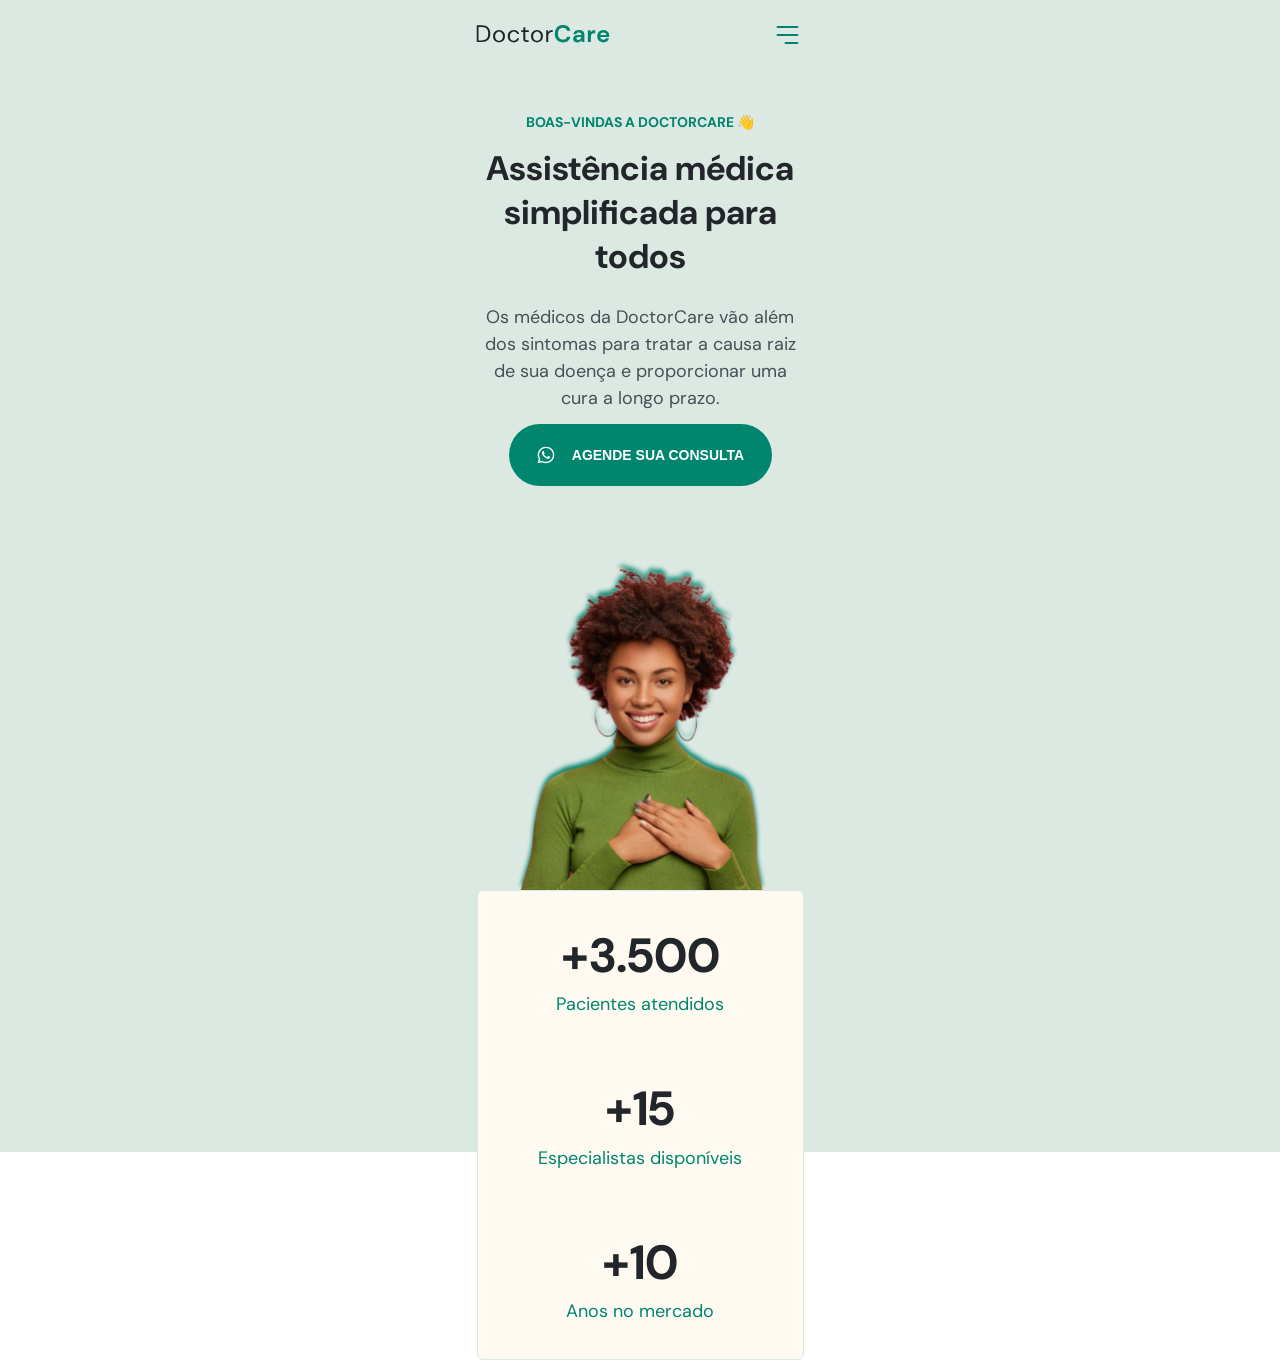
<file: index.html>
<!DOCTYPE html>
<html lang="pt-br">
<head>
    <meta charset="UTF-8">
    <meta name="viewport" content="width=device-width, initial-scale=1.0">
    <title>NLW RETURN DESAFIO</title>
    <link rel="stylesheet" href="style.css" />
    <script src="https://code.jquery.com/jquery-3.5.0.min.js"
        integrity="sha256-xNzN2a4ltkB44Mc/Jz3pT4iU1cmeR0FkXs4pru/JxaQ=" crossorigin="anonymous"></script>
</head>
<body onscroll="onScroll()">
    <nav id="navigation">
        <div class="wrapper">
            <a href="#" class="logo">
                <svg width="133" height="18" viewBox="0 0 133 18" fill="none" xmlns="http://www.w3.org/2000/svg"> <path d="M0 17.088V0.287999H5.16C8.12 0.287999 10.296 1.04 11.688 2.544C13.096 4.048 13.8 6.112 13.8 8.736C13.8 11.312 13.096 13.352 11.688 14.856C10.296 16.344 8.12 17.088 5.16 17.088H0ZM2.016 15.408H5.112C6.744 15.408 8.04 15.144 9 14.616C9.976 14.072 10.672 13.304 11.088 12.312C11.504 11.304 11.712 10.112 11.712 8.736C11.712 7.328 11.504 6.12 11.088 5.112C10.672 4.104 9.976 3.328 9 2.784C8.04 2.24 6.744 1.968 5.112 1.968H2.016V15.408Z" fill="#212529"/> <path d="M22.4949 17.376C21.3749 17.376 20.3669 17.12 19.4709 16.608C18.5749 16.096 17.8629 15.376 17.3349 14.448C16.8229 13.504 16.5669 12.4 16.5669 11.136C16.5669 9.872 16.8309 8.776 17.3589 7.848C17.8869 6.904 18.5989 6.176 19.4949 5.664C20.4069 5.152 21.4229 4.896 22.5429 4.896C23.6629 4.896 24.6709 5.152 25.5669 5.664C26.4629 6.176 27.1669 6.904 27.6789 7.848C28.2069 8.776 28.4709 9.872 28.4709 11.136C28.4709 12.4 28.2069 13.504 27.6789 14.448C27.1509 15.376 26.4309 16.096 25.5189 16.608C24.6229 17.12 23.6149 17.376 22.4949 17.376ZM22.4949 15.648C23.1829 15.648 23.8229 15.48 24.4149 15.144C25.0069 14.808 25.4869 14.304 25.8549 13.632C26.2229 12.96 26.4069 12.128 26.4069 11.136C26.4069 10.144 26.2229 9.312 25.8549 8.64C25.5029 7.968 25.0309 7.464 24.4389 7.128C23.8469 6.792 23.2149 6.624 22.5429 6.624C21.8549 6.624 21.2149 6.792 20.6229 7.128C20.0309 7.464 19.5509 7.968 19.1829 8.64C18.8149 9.312 18.6309 10.144 18.6309 11.136C18.6309 12.128 18.8149 12.96 19.1829 13.632C19.5509 14.304 20.0229 14.808 20.5989 15.144C21.1909 15.48 21.8229 15.648 22.4949 15.648Z" fill="#212529"/> <path d="M37.2261 17.376C36.0901 17.376 35.0661 17.12 34.1541 16.608C33.2581 16.08 32.5461 15.352 32.0181 14.424C31.5061 13.48 31.2501 12.384 31.2501 11.136C31.2501 9.888 31.5061 8.8 32.0181 7.872C32.5461 6.928 33.2581 6.2 34.1541 5.688C35.0661 5.16 36.0901 4.896 37.2261 4.896C38.6341 4.896 39.8181 5.264 40.7781 6C41.7541 6.736 42.3701 7.72 42.6261 8.952H40.5621C40.4021 8.216 40.0101 7.648 39.3861 7.248C38.7621 6.832 38.0341 6.624 37.2021 6.624C36.5301 6.624 35.8981 6.792 35.3061 7.128C34.7141 7.464 34.2341 7.968 33.8661 8.64C33.4981 9.312 33.3141 10.144 33.3141 11.136C33.3141 12.128 33.4981 12.96 33.8661 13.632C34.2341 14.304 34.7141 14.816 35.3061 15.168C35.8981 15.504 36.5301 15.672 37.2021 15.672C38.0341 15.672 38.7621 15.472 39.3861 15.072C40.0101 14.656 40.4021 14.072 40.5621 13.32H42.6261C42.3861 14.52 41.7781 15.496 40.8021 16.248C39.8261 17 38.6341 17.376 37.2261 17.376Z" fill="#212529"/> <path d="M50.2974 17.088C49.2094 17.088 48.3534 16.824 47.7294 16.296C47.1054 15.768 46.7934 14.816 46.7934 13.44V6.888H44.7294V5.184H46.7934L47.0574 2.328H48.8094V5.184H52.3134V6.888H48.8094V13.44C48.8094 14.192 48.9614 14.704 49.2654 14.976C49.5694 15.232 50.1054 15.36 50.8734 15.36H52.1214V17.088H50.2974Z" fill="#212529"/> <path d="M60.4506 17.376C59.3306 17.376 58.3226 17.12 57.4266 16.608C56.5306 16.096 55.8186 15.376 55.2906 14.448C54.7786 13.504 54.5226 12.4 54.5226 11.136C54.5226 9.872 54.7866 8.776 55.3146 7.848C55.8426 6.904 56.5546 6.176 57.4506 5.664C58.3626 5.152 59.3786 4.896 60.4986 4.896C61.6186 4.896 62.6266 5.152 63.5226 5.664C64.4186 6.176 65.1226 6.904 65.6346 7.848C66.1626 8.776 66.4266 9.872 66.4266 11.136C66.4266 12.4 66.1626 13.504 65.6346 14.448C65.1066 15.376 64.3866 16.096 63.4746 16.608C62.5786 17.12 61.5706 17.376 60.4506 17.376ZM60.4506 15.648C61.1386 15.648 61.7786 15.48 62.3706 15.144C62.9626 14.808 63.4426 14.304 63.8106 13.632C64.1786 12.96 64.3626 12.128 64.3626 11.136C64.3626 10.144 64.1786 9.312 63.8106 8.64C63.4586 7.968 62.9866 7.464 62.3946 7.128C61.8026 6.792 61.1706 6.624 60.4986 6.624C59.8106 6.624 59.1706 6.792 58.5786 7.128C57.9866 7.464 57.5066 7.968 57.1386 8.64C56.7706 9.312 56.5866 10.144 56.5866 11.136C56.5866 12.128 56.7706 12.96 57.1386 13.632C57.5066 14.304 57.9786 14.808 58.5546 15.144C59.1466 15.48 59.7786 15.648 60.4506 15.648Z" fill="#212529"/> <path d="M69.7097 17.088V5.184H71.5337L71.7017 7.464C72.0697 6.68 72.6297 6.056 73.3817 5.592C74.1337 5.128 75.0617 4.896 76.1657 4.896V7.008H75.6137C74.9097 7.008 74.2617 7.136 73.6697 7.392C73.0777 7.632 72.6057 8.048 72.2537 8.64C71.9017 9.232 71.7257 10.048 71.7257 11.088V17.088H69.7097Z" fill="#212529"/> <path d="M86.4924 17.376C84.7964 17.376 83.3404 17.016 82.1244 16.296C80.9084 15.56 79.9724 14.544 79.3164 13.248C78.6604 11.936 78.3324 10.424 78.3324 8.712C78.3324 7 78.6604 5.488 79.3164 4.176C79.9724 2.864 80.9084 1.84 82.1244 1.104C83.3404 0.368 84.7964 0 86.4924 0C88.5084 0 90.1564 0.504 91.4364 1.512C92.7324 2.504 93.5404 3.904 93.8604 5.712H90.4764C90.2684 4.8 89.8204 4.088 89.1324 3.576C88.4604 3.048 87.5644 2.784 86.4444 2.784C84.8924 2.784 83.6764 3.312 82.7964 4.368C81.9164 5.424 81.4764 6.872 81.4764 8.712C81.4764 10.552 81.9164 12 82.7964 13.056C83.6764 14.096 84.8924 14.616 86.4444 14.616C87.5644 14.616 88.4604 14.376 89.1324 13.896C89.8204 13.4 90.2684 12.72 90.4764 11.856H93.8604C93.5404 13.584 92.7324 14.936 91.4364 15.912C90.1564 16.888 88.5084 17.376 86.4924 17.376Z" fill="#00856F"/> <path d="M101.092 17.376C100.068 17.376 99.2278 17.216 98.5718 16.896C97.9158 16.56 97.4277 16.12 97.1077 15.576C96.7878 15.032 96.6278 14.432 96.6278 13.776C96.6278 12.672 97.0598 11.776 97.9238 11.088C98.7878 10.4 100.084 10.056 101.812 10.056H104.836V9.768C104.836 8.952 104.604 8.352 104.14 7.968C103.676 7.584 103.1 7.392 102.412 7.392C101.788 7.392 101.244 7.544 100.78 7.848C100.316 8.136 100.028 8.568 99.9157 9.144H96.9157C96.9958 8.28 97.2837 7.528 97.7797 6.888C98.2917 6.248 98.9477 5.76 99.7477 5.424C100.548 5.072 101.444 4.896 102.436 4.896C104.132 4.896 105.468 5.32 106.444 6.168C107.42 7.016 107.908 8.216 107.908 9.768V17.088H105.292L105.004 15.168C104.652 15.808 104.156 16.336 103.516 16.752C102.892 17.168 102.084 17.376 101.092 17.376ZM101.788 14.976C102.668 14.976 103.348 14.688 103.828 14.112C104.324 13.536 104.636 12.824 104.764 11.976H102.148C101.332 11.976 100.748 12.128 100.396 12.432C100.044 12.72 99.8678 13.08 99.8678 13.512C99.8678 13.976 100.044 14.336 100.396 14.592C100.748 14.848 101.212 14.976 101.788 14.976Z" fill="#00856F"/> <path d="M111.319 17.088V5.184H114.055L114.343 7.416C114.775 6.648 115.359 6.04 116.095 5.592C116.847 5.128 117.727 4.896 118.735 4.896V8.136H117.871C117.199 8.136 116.599 8.24 116.071 8.448C115.543 8.656 115.127 9.016 114.823 9.528C114.535 10.04 114.391 10.752 114.391 11.664V17.088H111.319Z" fill="#00856F"/> <path d="M126.888 17.376C125.688 17.376 124.624 17.12 123.696 16.608C122.768 16.096 122.04 15.376 121.512 14.448C120.984 13.52 120.72 12.448 120.72 11.232C120.72 10 120.976 8.904 121.488 7.944C122.016 6.984 122.736 6.24 123.648 5.712C124.576 5.168 125.664 4.896 126.912 4.896C128.08 4.896 129.112 5.152 130.008 5.664C130.904 6.176 131.6 6.88 132.096 7.776C132.608 8.656 132.864 9.64 132.864 10.728C132.864 10.904 132.856 11.088 132.84 11.28C132.84 11.472 132.832 11.672 132.816 11.88H123.768C123.832 12.808 124.152 13.536 124.728 14.064C125.32 14.592 126.032 14.856 126.864 14.856C127.488 14.856 128.008 14.72 128.424 14.448C128.856 14.16 129.176 13.792 129.384 13.344H132.504C132.28 14.096 131.904 14.784 131.376 15.408C130.864 16.016 130.224 16.496 129.456 16.848C128.704 17.2 127.848 17.376 126.888 17.376ZM126.912 7.392C126.16 7.392 125.496 7.608 124.92 8.04C124.344 8.456 123.976 9.096 123.816 9.96H129.744C129.696 9.176 129.408 8.552 128.88 8.088C128.352 7.624 127.696 7.392 126.912 7.392Z" fill="#00856F"/> </svg>
            </a>

            <div class="menu">
                <ul>
                    <li> <a href="#">Início</a></li>
                    <li> <a href="#">Serviços</a></li>
                    <li> <a href="#">Sobre</a></li>
                </ul>

                <a href="#" class="button"> Agende sua consulta</a>

                <ul class="social-links">
                    <li>
                        <a href="#" target="_blank">
                            <svg width="24" height="24" viewBox="0 0 24 24" fill="none" xmlns="http://www.w3.org/2000/svg"><path d="M17 1.99997H7C4.23858 1.99997 2 4.23855 2 6.99997V17C2 19.7614 4.23858 22 7 22H17C19.7614 22 22 19.7614 22 17V6.99997C22 4.23855 19.7614 1.99997 17 1.99997Z" stroke="#FFFAF1" stroke-width="2" stroke-linecap="round" stroke-linejoin="round"/><path d="M15.9997 11.3701C16.1231 12.2023 15.981 13.0523 15.5935 13.7991C15.206 14.5459 14.5929 15.1515 13.8413 15.5297C13.0898 15.908 12.2382 16.0397 11.4075 15.906C10.5768 15.7723 9.80947 15.3801 9.21455 14.7852C8.61962 14.1903 8.22744 13.4229 8.09377 12.5923C7.96011 11.7616 8.09177 10.91 8.47003 10.1584C8.84829 9.40691 9.45389 8.7938 10.2007 8.4063C10.9475 8.0188 11.7975 7.87665 12.6297 8.00006C13.4786 8.12594 14.2646 8.52152 14.8714 9.12836C15.4782 9.73521 15.8738 10.5211 15.9997 11.3701Z" stroke="#FFFAF1" stroke-width="2" stroke-linecap="round" stroke-linejoin="round"/><path d="M17.5 6.49997H17.51" stroke="#FFFAF1" stroke-width="2" stroke-linecap="round" stroke-linejoin="round"/></svg>
                        </a>
                    </li>
                    <li>
                        <a href="#" target="_blank">
                            <svg width="24" height="24" viewBox="0 0 24 24" fill="none" xmlns="http://www.w3.org/2000/svg"><path d="M18 1.99997H15C13.6739 1.99997 12.4021 2.52675 11.4645 3.46444C10.5268 4.40212 10 5.67389 10 6.99997V9.99997H7V14H10V22H14V14H17L18 9.99997H14V6.99997C14 6.73475 14.1054 6.4804 14.2929 6.29286C14.4804 6.10533 14.7348 5.99997 15 5.99997H18V1.99997Z" stroke="#FFFAF1" stroke-width="2" stroke-linecap="round" stroke-linejoin="round"/></svg>
                        </a>
                    </li>
                    <li>
                        <a href="#" target="_blank">
                            <svg width="24" height="24" viewBox="0 0 24 24" fill="none" xmlns="http://www.w3.org/2000/svg"><path d="M22.5396 6.42C22.4208 5.94541 22.1789 5.51057 21.8382 5.15941C21.4976 4.80824 21.0703 4.55318 20.5996 4.42C18.8796 4 11.9996 4 11.9996 4C11.9996 4 5.1196 4 3.3996 4.46C2.92884 4.59318 2.50157 4.84824 2.16094 5.19941C1.82031 5.55057 1.57838 5.98541 1.4596 6.46C1.14481 8.20556 0.990831 9.97631 0.999595 11.75C0.988374 13.537 1.14236 15.3213 1.4596 17.08C1.59055 17.5398 1.8379 17.9581 2.17774 18.2945C2.51758 18.6308 2.93842 18.8738 3.3996 19C5.1196 19.46 11.9996 19.46 11.9996 19.46C11.9996 19.46 18.8796 19.46 20.5996 19C21.0703 18.8668 21.4976 18.6118 21.8382 18.2606C22.1789 17.9094 22.4208 17.4746 22.5396 17C22.852 15.2676 23.0059 13.5103 22.9996 11.75C23.0108 9.96295 22.8568 8.1787 22.5396 6.42Z" stroke="#FFFAF1" stroke-width="2" stroke-linecap="round" stroke-linejoin="round"/><path d="M9.75 15.02L15.5 11.75L9.75 8.48001V15.02Z" stroke="#FFFAF1" stroke-width="2" stroke-linecap="round" stroke-linejoin="round"/></svg>
                        </a>
                    </li>
                </ul>
            </div>

            <button 
            class="open-menu" 
            aria-expanded="false"
            aria-label="Abrir menu" 
            onclick="openMenu()">
                <svg width="40" height="40" viewBox="0 0 40 40" fill="none" xmlns="http://www.w3.org/2000/svg">
                <path d="M10 20H30" stroke="#00856F" stroke-width="2" stroke-linecap="round" stroke-linejoin="round" />
                <path d="M10 12H30" stroke="#00856F" stroke-width="2" stroke-linecap="round" stroke-linejoin="round" />
                <path d="M18 28L30 28" stroke="#00856F" stroke-width="2" stroke-linecap="round" stroke-linejoin="round" />
                </svg>
            </button>

            <button 
            aria-expanded="true"
            aria-label="Fechar menu" 
            class="close-menu" 
            onclick="closeMenu()"> 
                <svg width="40" height="40" viewBox="0 0 40 40" fill="none" xmlns="http://www.w3.org/2000/svg">     <path d="M30 10L10 30M10 10L30 30" stroke="#FFFAF1" stroke-width="2" stroke-linecap="round"         stroke-linejoin="round" /> </svg>
            </button>
        </div>
    </nav>
    <main class="wrapper">
        <h4>BOAS-VINDAS A DOCTORCARE 👋</h4>
        <h1>Assistência médica simplificada para todos</h1>
        <p>
            Os médicos da DoctorCare vão além dos sintomas
            para tratar a causa raiz de sua doença e proporcionar
            uma cura a longo prazo.
        </p>
        <button>
            <svg width="20" height="20" viewBox="0 0 20 20" fill="none" xmlns="http://www.w3.org/2000/svg">
                <path
                    d="M13.8337 11.6667C13.667 11.5833 12.5837 11.0833 12.417 11C12.2503 10.9167 12.0837 10.9167 11.917 11.0833C11.7503 11.25 11.417 11.75 11.2503 11.9167C11.167 12.0833 11.0003 12.0833 10.8337 12C10.2503 11.75 9.66699 11.4167 9.16699 11C8.75033 10.5833 8.33366 10.0833 8.00033 9.58334C7.91699 9.41668 8.00033 9.25001 8.08366 9.16668C8.16699 9.08334 8.25033 8.91668 8.41699 8.83334C8.50033 8.75001 8.58366 8.58334 8.58366 8.50001C8.66699 8.41668 8.66699 8.25001 8.58366 8.16668C8.50033 8.08334 8.08366 7.08334 7.91699 6.66668C7.83366 6.08334 7.66699 6.08334 7.50033 6.08334C7.41699 6.08334 7.25033 6.08334 7.08366 6.08334C6.91699 6.08334 6.66699 6.25001 6.58366 6.33334C6.08366 6.83334 5.83366 7.41668 5.83366 8.08334C5.91699 8.83334 6.16699 9.58334 6.66699 10.25C7.58366 11.5833 8.75033 12.6667 10.167 13.3333C10.5837 13.5 10.917 13.6667 11.3337 13.75C11.7503 13.9167 12.167 13.9167 12.667 13.8333C13.2503 13.75 13.7503 13.3333 14.0837 12.8333C14.2503 12.5 14.2503 12.1667 14.167 11.8333C14.167 11.8333 14.0003 11.75 13.8337 11.6667ZM15.917 4.08334C12.667 0.833344 7.41699 0.833344 4.16699 4.08334C1.50033 6.75001 1.00033 10.8333 2.83366 14.0833L1.66699 18.3333L6.08366 17.1667C7.33366 17.8333 8.66699 18.1667 10.0003 18.1667C14.5837 18.1667 18.2503 14.5 18.2503 9.91668C18.3337 7.75001 17.417 5.66668 15.917 4.08334ZM13.667 15.75C12.5837 16.4167 11.3337 16.8333 10.0003 16.8333C8.75033 16.8333 7.58366 16.5 6.50033 15.9167L6.25033 15.75L3.66699 16.4167L4.33366 13.9167L4.16699 13.6667C2.16699 10.3333 3.16699 6.16668 6.41699 4.08334C9.66699 2.00001 13.8337 3.08334 15.8337 6.25001C17.8337 9.50001 16.917 13.75 13.667 15.75Z"
                    fill="currentColor" />
            </svg>
            AGENDE SUA CONSULTA
        </button>
        <img src="./assets/foto.png">
        <div class="info">
            <div class="box-info">
                <h3>+3.500</h3>
                <p>
                    Pacientes atendidos
                </p>
            </div>
            <div class="box-info">
                <h3>+15</h3>
                <p>
                    Especialistas disponíveis
                </p>
            </div>
            <div class="box-info">
                <h3>+10</h3>
                <p>
                    Anos no mercado
                </p>
            </div>
        </div>
    </main>
    <script src="./script.js"></script>
</body>
</html>
</file>
<file: style.css>
@import url('https://fonts.googleapis.com/css2?family=DM+Sans:wght@400;700&display=swap');

* {
    margin: 0;
    padding: 0;
    box-sizing: border-box;
}

ul {
    list-style: none;
}

a {
    text-decoration: none;
}


:root {
    --primary-color: hsl(170, 100%, 26%);
    --headline-color: hsl(210, 11%, 15%);
    --paragraph: hsl(210, 9%, 31%);
    --brand-light: hsl(148,23%,89%);

    --nav-height: 7.2rem;
    font-size: 62.5%;
}

html,
body {
    width: 100%;
    height: 100%;
}

body {
    font-family: 'DM Sans';
    font-size: 1.6rem;

    text-align: center;

    overflow: overlay;
}


.wrapper {
    width: 37.5rem;
    margin-inline: auto;

    padding-inline: 2.4rem;
}
main {
    /* padding-inline: 4rem; */
    margin-top: calc(4.1rem + var(--nav-height));
}
main::before {
    content: "";


    width: 100%;
    height: calc(108rem + var(--nav-height));
    background-color: var(--brand-light);
    display: block;

    position: absolute;
    top: 0;
    left: 0;
    z-index: -1;
}


main h4 {
    font-size: 1.4rem;
    color: var(--primary-color);
    margin-bottom: 1.6rem;
}

main h1 {
    font-size: 3.4rem;
    line-height: 130%;
    color: var(--headline-color);
    margin-bottom: 2.4rem;
}

main p {
    font-size: 1.8rem;
    line-height: 150%;
    font-weight: 400;
    margin-bottom: 1.2rem;
    color: var(--paragraph);
}
main button {
    background: var(--primary-color);
    
    border: none;
    border-radius: 4rem;

    margin-bottom: 6rem;
    
    height: 6.2rem;
    width: 26.3rem;

    color: white;
    font-size: 1.4rem;
    font-weight: 700;
    text-transform: uppercase;

    display: flex;
    align-items: center;
    justify-content: center;
    gap: 1.6rem;

    margin-inline: auto;
}

main img {
    display: block;
    

    filter: drop-shadow(0px -4px 2px var(--primary-color));
    margin-inline: auto;
    width: 26.4rem;
    object-position: 0 2rem;
}

main .info {
    background-color: #FFFAF1;
    border-radius: .6rem;
    border: 1px solid var(--brand-light);
    height: 47rem;


    margin-bottom: 1rem;
    display: flex;
    align-items: center;
    justify-content: center;
    flex-direction: column;
    gap: 6rem;
}

.info h3 {
    font-size: 4.8rem;
    line-height: 130%;
    color: var(--headline-color);

    margin-bottom: .4rem;
}

.info p {
    margin: 0;
    
    color: var(--primary-color);
    line-height: 150%;
}

nav {
    display: flex;

    padding: 1.6rem 2.4rem;
    height: var(--nav-height);

    position: fixed;
    top: 0;
    left: 50%;
    transform: translateX(-50%);
}

nav .wrapper {
    display: flex;
    align-items: center;
    justify-content: space-between;
}

nav.scroll {
    background-color: var(--primary-color);
    width: 100vw;
    z-index: 2;
}

nav.scroll svg:nth-child(1) path {
    fill: white;
}
nav.scroll button path {
    stroke: white;
}

nav button {
    background: none;
    border: none;
    cursor: pointer;
}

/*==== MENU-EXPANDED ============================================================*/ 
body.menu-expanded {
    overflow: hidden;
}

.menu,
.close-menu,
body.menu-expanded .open-menu{
    opacity: 0;
    visibility: hidden;
}

body.menu-expanded .menu,
body.menu-expanded .close-menu {
    opacity: 1;
    visibility: visible;
}

body.menu-expanded .menu{
    position: fixed;
    top: 0;
    left: 0;
    background-color: var(--primary-color);

    width: 100vw;
    height: 100vh;

    padding-top: var(--nav-height);
}

body.menu-expanded > :not(nav) {
    display: none;
}

body.menu-expanded nav {
    position: relative;
}

.menu ul:nth-child(1) {
    display: flex;
    flex-direction: column;
    gap: 4.8rem;

    margin-top: 6rem;

    font-weight: 700;
    font-size: 2.4rem;
    line-height: 3.1rem;
}

.menu ul:nth-child(1) li a {
    color: white;
}

.menu .button {
    background-color: white;
    border-radius: 4rem;
    font-weight: 700;
    font-size: 1.8rem;
    line-height: 2.3rem;
    border: none;
    text-transform: uppercase;
    text-decoration: none;

    display: inline-block;
    padding: 16px 32px;

    color: var(--primary-color);
    margin-top: 4.8rem;
    margin-bottom: 8rem;
}

.social-links {
    display: flex;
    align-items: center;
    gap: 3.2rem;
    justify-content: center;
}

body.menu-expanded .logo,
body.menu-expanded button {
    position: relative;
    z-index: 100;
}

body.menu-expanded .logo path {
    fill: white;
}

body.menu-expanded button path {
    stroke: white;
}
</file>
